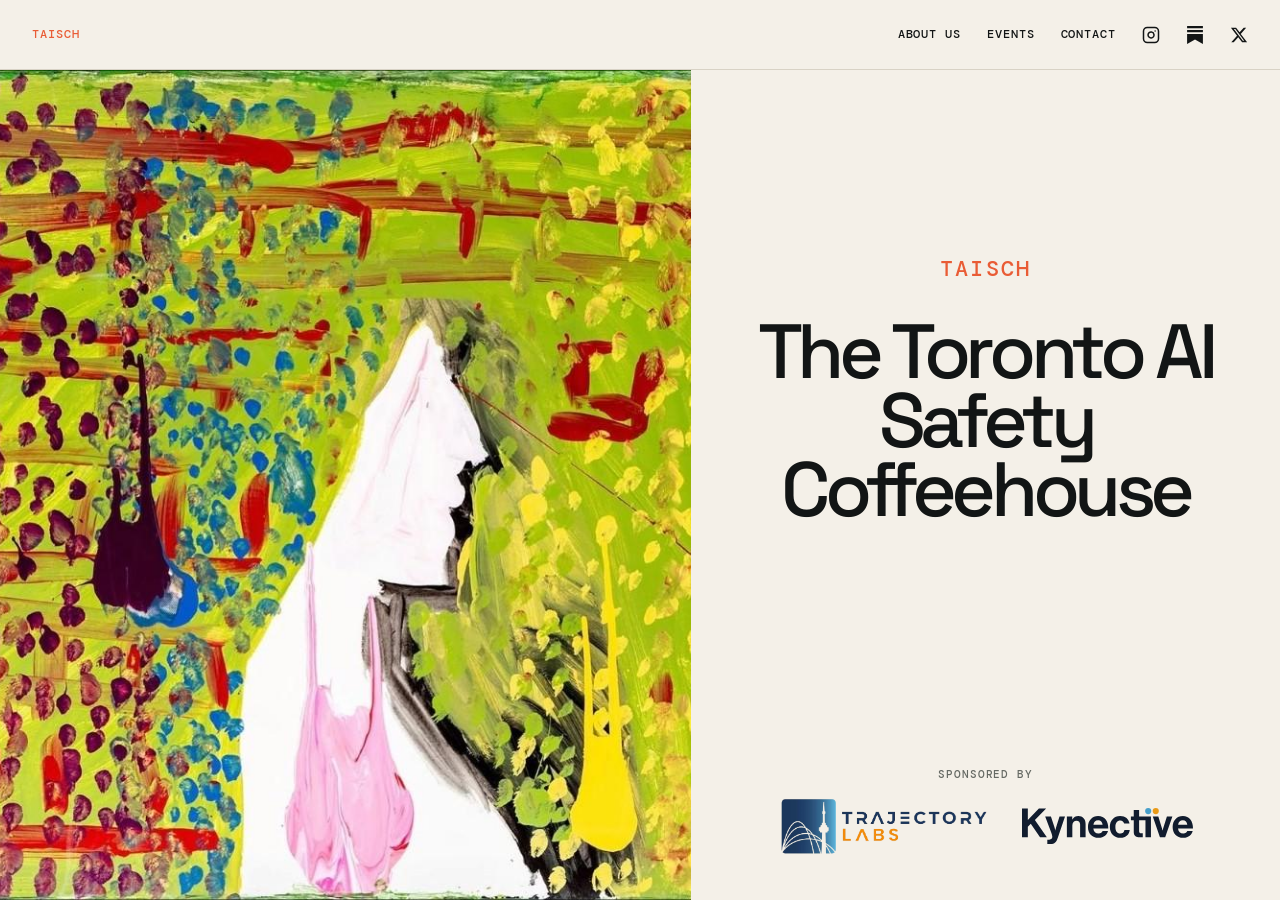
<file: index.html>
<!doctype html>
<html lang="en">
  <head>
    <meta charset="UTF-8" />
    <meta name="viewport" content="width=device-width, initial-scale=1.0" />
    <meta name="description" content="TAISCH — The Toronto AI Safety Coffeehouse." />
    <title>TAISCH — The Toronto AI Safety Coffeehouse</title>
    <link rel="preconnect" href="https://fonts.googleapis.com" />
    <link rel="preconnect" href="https://fonts.gstatic.com" crossorigin />
    <link href="https://fonts.googleapis.com/css2?family=DM+Mono:wght@400;500&family=Space+Grotesk:wght@400;500;600;700&display=swap" rel="stylesheet" />
    <link rel="icon" type="image/jpeg" href="images/taisch-aodhan.jpg" />
    <link rel="stylesheet" href="styles.css" />
  </head>
  <body>
    <header class="topbar">
      <a class="topbar-brand" href="index.html">TAISCH</a>
      <nav class="topbar-links">
        <a class="topbar-link" href="about.html">About Us</a>
        <a class="topbar-link" href="events.html">Events</a>
        <a class="topbar-link" href="contact.html">Contact</a>
        <a class="topbar-link topbar-icon" href="https://www.instagram.com/humans_of_taisch/" target="_blank" rel="noopener" aria-label="Instagram">
          <svg viewBox="0 0 24 24" width="18" height="18" fill="none" stroke="currentColor" stroke-width="2" stroke-linecap="round" stroke-linejoin="round"><rect x="2" y="2" width="20" height="20" rx="5" ry="5"></rect><path d="M16 11.37A4 4 0 1 1 12.63 8 4 4 0 0 1 16 11.37z"></path><line x1="17.5" y1="6.5" x2="17.5" y2="6.5"></line></svg>
        </a>
        <a class="topbar-link topbar-icon" href="https://substack.com/@taisch" target="_blank" rel="noopener" aria-label="Substack">
          <svg viewBox="0 0 24 24" width="18" height="18" fill="currentColor"><path d="M22.539 8.242H1.46V5.406h21.08v2.836zM1.46 10.812V24L12 18.11 22.54 24V10.812H1.46zM22.54 0H1.46v2.836h21.08V0z"/></svg>
        </a>
        <a class="topbar-link topbar-icon" href="https://x.com/_taisch" target="_blank" rel="noopener" aria-label="X">
          <svg viewBox="0 0 24 24" width="18" height="18" fill="currentColor"><path d="M18.244 2.25h3.308l-7.227 8.26 8.502 11.24H16.17l-5.214-6.817L4.99 21.75H1.68l7.73-8.835L1.254 2.25H8.08l4.713 6.231zm-1.161 17.52h1.833L7.084 4.126H5.117z"/></svg>
        </a>
      </nav>
    </header>
    <main class="construction-page">
      <div class="construction-art" role="img" aria-label="Abstract painting in vivid green, red, blue, and pink"></div>
      <div class="construction-content">
        <div class="hero-copy">
          <div class="construction-brand">TAISCH</div>
          <h1>The Toronto AI Safety Coffeehouse</h1>
        </div>
        <div class="sponsor-strip">
          <p class="eyebrow">Sponsored by</p>
          <div class="sponsor-logos">
            <a href="https://www.trajectorylabs.org/" target="_blank" rel="noopener">
              <img class="sponsor-logo-tl" src="images/TL_logo.png" alt="Trajectory Labs" />
            </a>
            <a href="https://kynectivemedia.com/" target="_blank" rel="noopener">
              <img class="sponsor-logo-kyn" src="images/Kynective-logo-website-blue.svg" alt="Kynective" />
            </a>
          </div>
        </div>
      </div>
    </main>
  </body>
</html>
</file>
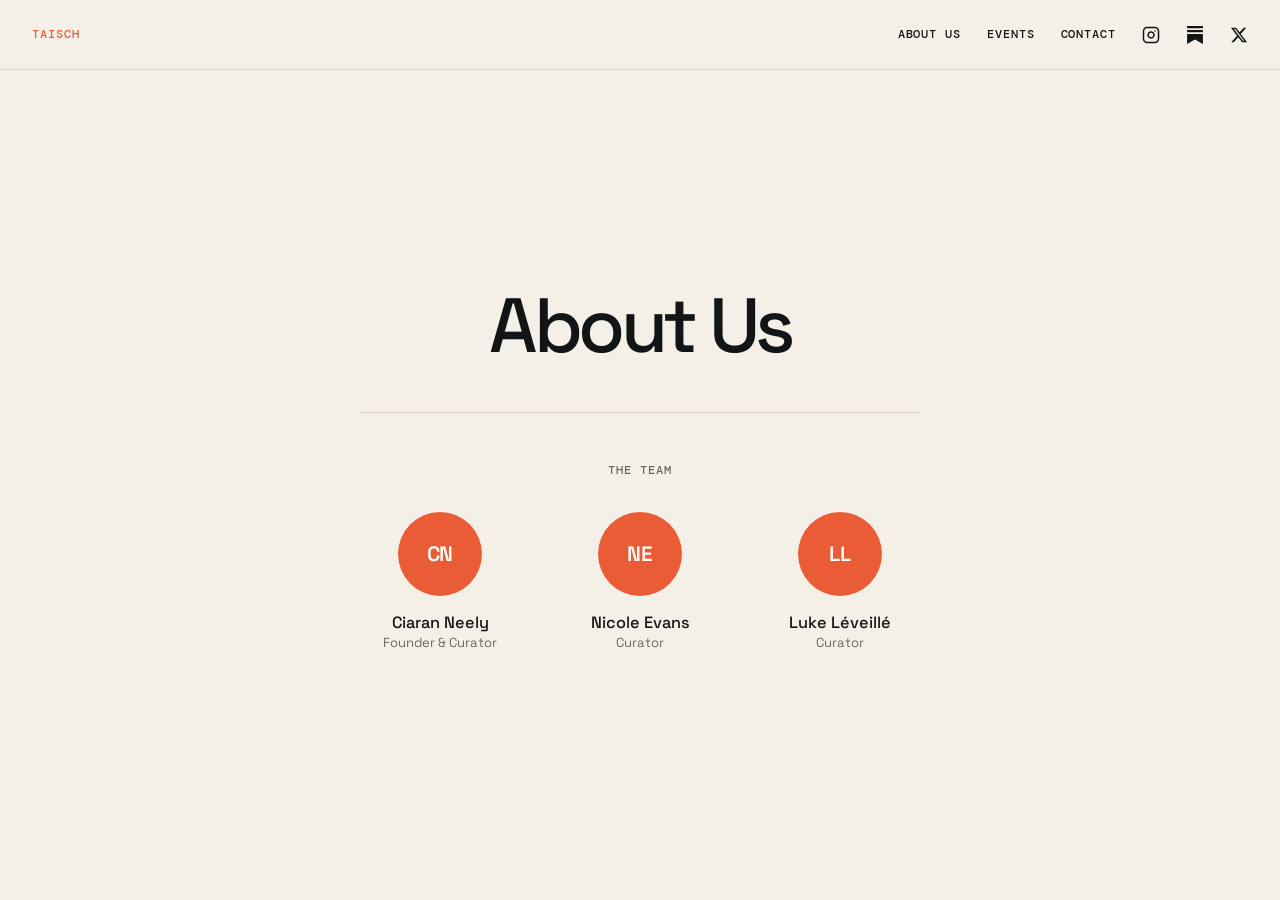
<file: about.html>
<!doctype html>
<html lang="en">
  <head>
    <meta charset="UTF-8" />
    <meta name="viewport" content="width=device-width, initial-scale=1.0" />
    <meta name="description" content="About TAISCH." />
    <title>TAISCH — About Us</title>
    <link rel="preconnect" href="https://fonts.googleapis.com" />
    <link rel="preconnect" href="https://fonts.gstatic.com" crossorigin />
    <link href="https://fonts.googleapis.com/css2?family=DM+Mono:wght@400;500&family=Space+Grotesk:wght@400;500;600;700&display=swap" rel="stylesheet" />
    <link rel="icon" type="image/jpeg" href="images/taisch-aodhan.jpg" />
    <link rel="stylesheet" href="styles.css" />
  </head>
  <body>
    <header class="topbar">
      <a class="topbar-brand" href="index.html">TAISCH</a>
      <nav class="topbar-links">
        <a class="topbar-link" href="about.html">About Us</a>
        <a class="topbar-link" href="events.html">Events</a>
        <a class="topbar-link" href="contact.html">Contact</a>
        <a class="topbar-link topbar-icon" href="https://www.instagram.com/humans_of_taisch/" target="_blank" rel="noopener" aria-label="Instagram">
          <svg viewBox="0 0 24 24" width="18" height="18" fill="none" stroke="currentColor" stroke-width="2" stroke-linecap="round" stroke-linejoin="round"><rect x="2" y="2" width="20" height="20" rx="5" ry="5"></rect><path d="M16 11.37A4 4 0 1 1 12.63 8 4 4 0 0 1 16 11.37z"></path><line x1="17.5" y1="6.5" x2="17.5" y2="6.5"></line></svg>
        </a>
        <a class="topbar-link topbar-icon" href="https://substack.com/@taisch" target="_blank" rel="noopener" aria-label="Substack">
          <svg viewBox="0 0 24 24" width="18" height="18" fill="currentColor"><path d="M22.539 8.242H1.46V5.406h21.08v2.836zM1.46 10.812V24L12 18.11 22.54 24V10.812H1.46zM22.54 0H1.46v2.836h21.08V0z"/></svg>
        </a>
        <a class="topbar-link topbar-icon" href="https://x.com/_taisch" target="_blank" rel="noopener" aria-label="X">
          <svg viewBox="0 0 24 24" width="18" height="18" fill="currentColor"><path d="M18.244 2.25h3.308l-7.227 8.26 8.502 11.24H16.17l-5.214-6.817L4.99 21.75H1.68l7.73-8.835L1.254 2.25H8.08l4.713 6.231zm-1.161 17.52h1.833L7.084 4.126H5.117z"/></svg>
        </a>
      </nav>
    </header>
    <main class="contact-page">
      <div class="contact-page-inner">
        <h1>About Us</h1>
        <div class="team-section">
          <p class="eyebrow">The Team</p>
          <div class="team-grid">
            <div class="profile-card">
              <div class="profile-avatar">CN</div>
              <div class="profile-text">
                <p class="profile-name">Ciaran Neely</p>
                <p class="profile-title">Founder & Curator</p>
              </div>
            </div>
            <div class="profile-card">
              <div class="profile-avatar">NE</div>
              <div class="profile-text">
                <p class="profile-name">Nicole Evans</p>
                <p class="profile-title">Curator</p>
              </div>
            </div>
            <div class="profile-card">
              <div class="profile-avatar">LL</div>
              <div class="profile-text">
                <p class="profile-name">Luke Léveillé</p>
                <p class="profile-title">Curator</p>
              </div>
            </div>
          </div>
        </div>
      </div>
    </main>
  </body>
</html>
</file>
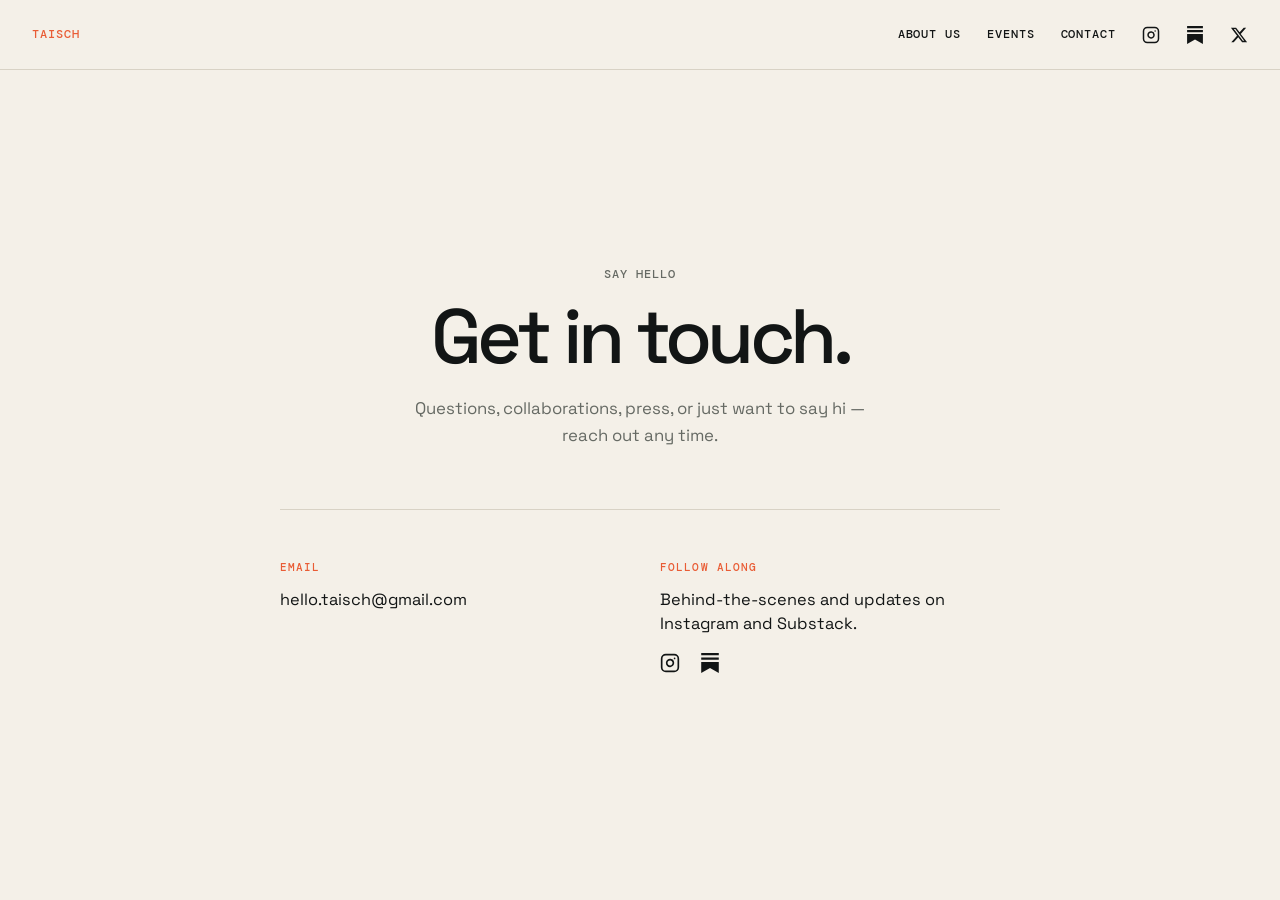
<file: contact.html>
<!doctype html>
<html lang="en">
  <head>
    <meta charset="UTF-8" />
    <meta name="viewport" content="width=device-width, initial-scale=1.0" />
    <meta name="description" content="Contact TAISCH." />
    <title>TAISCH — Contact</title>
    <link rel="preconnect" href="https://fonts.googleapis.com" />
    <link rel="preconnect" href="https://fonts.gstatic.com" crossorigin />
    <link href="https://fonts.googleapis.com/css2?family=DM+Mono:wght@400;500&family=Space+Grotesk:wght@400;500;600;700&display=swap" rel="stylesheet" />
    <link rel="icon" type="image/jpeg" href="images/taisch-aodhan.jpg" />
    <link rel="stylesheet" href="styles.css" />
  </head>
  <body>
    <header class="topbar">
      <a class="topbar-brand" href="index.html">TAISCH</a>
      <nav class="topbar-links">
        <a class="topbar-link" href="about.html">About Us</a>
        <a class="topbar-link" href="events.html">Events</a>
        <a class="topbar-link" href="contact.html">Contact</a>
        <a class="topbar-link topbar-icon" href="https://www.instagram.com/humans_of_taisch/" target="_blank" rel="noopener" aria-label="Instagram">
          <svg viewBox="0 0 24 24" width="18" height="18" fill="none" stroke="currentColor" stroke-width="2" stroke-linecap="round" stroke-linejoin="round"><rect x="2" y="2" width="20" height="20" rx="5" ry="5"></rect><path d="M16 11.37A4 4 0 1 1 12.63 8 4 4 0 0 1 16 11.37z"></path><line x1="17.5" y1="6.5" x2="17.5" y2="6.5"></line></svg>
        </a>
        <a class="topbar-link topbar-icon" href="https://substack.com/@taisch" target="_blank" rel="noopener" aria-label="Substack">
          <svg viewBox="0 0 24 24" width="18" height="18" fill="currentColor"><path d="M22.539 8.242H1.46V5.406h21.08v2.836zM1.46 10.812V24L12 18.11 22.54 24V10.812H1.46zM22.54 0H1.46v2.836h21.08V0z"/></svg>
        </a>
        <a class="topbar-link topbar-icon" href="https://x.com/_taisch" target="_blank" rel="noopener" aria-label="X">
          <svg viewBox="0 0 24 24" width="18" height="18" fill="currentColor"><path d="M18.244 2.25h3.308l-7.227 8.26 8.502 11.24H16.17l-5.214-6.817L4.99 21.75H1.68l7.73-8.835L1.254 2.25H8.08l4.713 6.231zm-1.161 17.52h1.833L7.084 4.126H5.117z"/></svg>
        </a>
      </nav>
    </header>
    <main class="contact-page">
      <div class="contact-page-inner">
        <p class="eyebrow">Say hello</p>
        <h1>Get in touch.</h1>
        <p class="contact-lede">Questions, collaborations, press, or just want to say hi — reach out any time.</p>
        <div class="contact-grid">
          <div class="contact-block">
            <h2>Email</h2>
            <a href="mailto:hello.taisch@gmail.com">hello.taisch@gmail.com</a>
          </div>
          <div class="contact-block">
            <h2>Follow along</h2>
            <p>Behind-the-scenes and updates on Instagram and Substack.</p>
            <div class="contact-socials">
              <a class="topbar-link topbar-icon" href="https://www.instagram.com/humans_of_taisch/" target="_blank" rel="noopener" aria-label="Instagram">
                <svg viewBox="0 0 24 24" width="20" height="20" fill="none" stroke="currentColor" stroke-width="2" stroke-linecap="round" stroke-linejoin="round"><rect x="2" y="2" width="20" height="20" rx="5" ry="5"></rect><path d="M16 11.37A4 4 0 1 1 12.63 8 4 4 0 0 1 16 11.37z"></path><line x1="17.5" y1="6.5" x2="17.5" y2="6.5"></line></svg>
              </a>
              <a class="topbar-link topbar-icon" href="https://substack.com/@taisch" target="_blank" rel="noopener" aria-label="Substack">
                <svg viewBox="0 0 24 24" width="20" height="20" fill="currentColor"><path d="M22.539 8.242H1.46V5.406h21.08v2.836zM1.46 10.812V24L12 18.11 22.54 24V10.812H1.46zM22.54 0H1.46v2.836h21.08V0z"/></svg>
              </a>
            </div>
          </div>
        </div>
      </div>
    </main>
  </body>
</html>
</file>
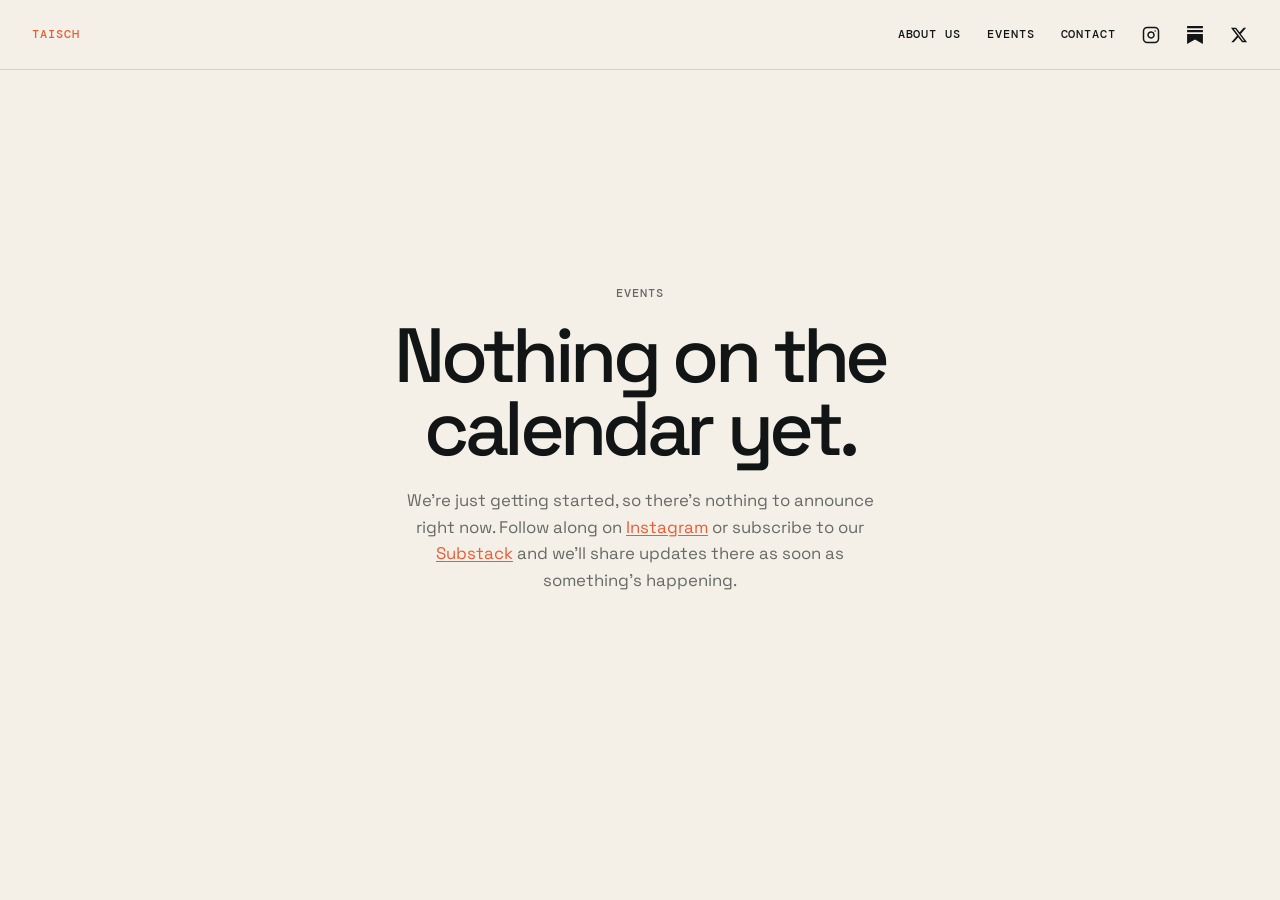
<file: events.html>
<!doctype html>
<html lang="en">
  <head>
    <meta charset="UTF-8" />
    <meta name="viewport" content="width=device-width, initial-scale=1.0" />
    <meta name="description" content="TAISCH events." />
    <title>TAISCH — Events</title>
    <link rel="preconnect" href="https://fonts.googleapis.com" />
    <link rel="preconnect" href="https://fonts.gstatic.com" crossorigin />
    <link href="https://fonts.googleapis.com/css2?family=DM+Mono:wght@400;500&family=Space+Grotesk:wght@400;500;600;700&display=swap" rel="stylesheet" />
    <link rel="icon" type="image/jpeg" href="images/taisch-aodhan.jpg" />
    <link rel="stylesheet" href="styles.css" />
  </head>
  <body>
    <header class="topbar">
      <a class="topbar-brand" href="index.html">TAISCH</a>
      <nav class="topbar-links">
        <a class="topbar-link" href="about.html">About Us</a>
        <a class="topbar-link" href="events.html">Events</a>
        <a class="topbar-link" href="contact.html">Contact</a>
        <a class="topbar-link topbar-icon" href="https://www.instagram.com/humans_of_taisch/" target="_blank" rel="noopener" aria-label="Instagram">
          <svg viewBox="0 0 24 24" width="18" height="18" fill="none" stroke="currentColor" stroke-width="2" stroke-linecap="round" stroke-linejoin="round"><rect x="2" y="2" width="20" height="20" rx="5" ry="5"></rect><path d="M16 11.37A4 4 0 1 1 12.63 8 4 4 0 0 1 16 11.37z"></path><line x1="17.5" y1="6.5" x2="17.5" y2="6.5"></line></svg>
        </a>
        <a class="topbar-link topbar-icon" href="https://substack.com/@taisch" target="_blank" rel="noopener" aria-label="Substack">
          <svg viewBox="0 0 24 24" width="18" height="18" fill="currentColor"><path d="M22.539 8.242H1.46V5.406h21.08v2.836zM1.46 10.812V24L12 18.11 22.54 24V10.812H1.46zM22.54 0H1.46v2.836h21.08V0z"/></svg>
        </a>
        <a class="topbar-link topbar-icon" href="https://x.com/_taisch" target="_blank" rel="noopener" aria-label="X">
          <svg viewBox="0 0 24 24" width="18" height="18" fill="currentColor"><path d="M18.244 2.25h3.308l-7.227 8.26 8.502 11.24H16.17l-5.214-6.817L4.99 21.75H1.68l7.73-8.835L1.254 2.25H8.08l4.713 6.231zm-1.161 17.52h1.833L7.084 4.126H5.117z"/></svg>
        </a>
      </nav>
    </header>
    <main class="contact-page">
      <div class="contact-page-inner">
        <p class="eyebrow">Events</p>
        <h1>Nothing on the calendar yet.</h1>
        <p class="contact-lede">
          We're just getting started, so there's nothing to announce right now. Follow along on
          <a href="https://www.instagram.com/humans_of_taisch/" target="_blank" rel="noopener">Instagram</a>
          or subscribe to our
          <a href="https://substack.com/@taisch" target="_blank" rel="noopener">Substack</a>
          and we'll share updates there as soon as something's happening.
        </p>
      </div>
    </main>
  </body>
</html>
</file>
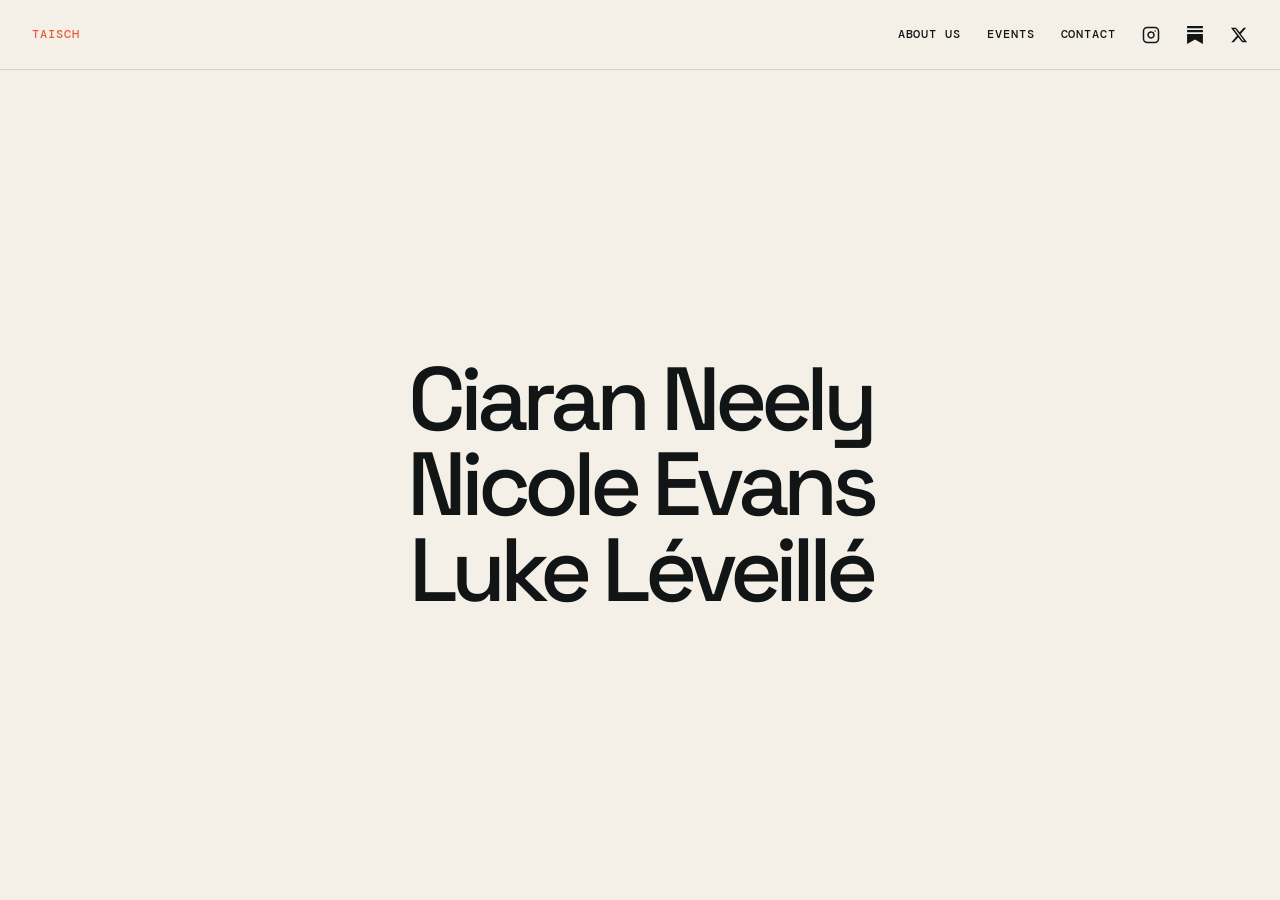
<file: team.html>
<!doctype html>
<html lang="en">
  <head>
    <meta charset="UTF-8" />
    <meta name="viewport" content="width=device-width, initial-scale=1.0" />
    <meta name="description" content="TAISCH team." />
    <title>TAISCH — Team</title>
    <link rel="preconnect" href="https://fonts.googleapis.com" />
    <link rel="preconnect" href="https://fonts.gstatic.com" crossorigin />
    <link href="https://fonts.googleapis.com/css2?family=DM+Mono:wght@400;500&family=Space+Grotesk:wght@400;500;600;700&display=swap" rel="stylesheet" />
    <link rel="icon" type="image/jpeg" href="images/taisch-aodhan.jpg" />
    <link rel="stylesheet" href="styles.css" />
  </head>
  <body>
    <header class="topbar">
      <a class="topbar-brand" href="index.html">TAISCH</a>
      <nav class="topbar-links">
        <a class="topbar-link" href="about.html">About Us</a>
        <a class="topbar-link" href="events.html">Events</a>
        <a class="topbar-link" href="contact.html">Contact</a>
        <a class="topbar-link topbar-icon" href="https://www.instagram.com/humans_of_taisch/" target="_blank" rel="noopener" aria-label="Instagram">
          <svg viewBox="0 0 24 24" width="18" height="18" fill="none" stroke="currentColor" stroke-width="2" stroke-linecap="round" stroke-linejoin="round"><rect x="2" y="2" width="20" height="20" rx="5" ry="5"></rect><path d="M16 11.37A4 4 0 1 1 12.63 8 4 4 0 0 1 16 11.37z"></path><line x1="17.5" y1="6.5" x2="17.5" y2="6.5"></line></svg>
        </a>
        <a class="topbar-link topbar-icon" href="https://substack.com/@taisch" target="_blank" rel="noopener" aria-label="Substack">
          <svg viewBox="0 0 24 24" width="18" height="18" fill="currentColor"><path d="M22.539 8.242H1.46V5.406h21.08v2.836zM1.46 10.812V24L12 18.11 22.54 24V10.812H1.46zM22.54 0H1.46v2.836h21.08V0z"/></svg>
        </a>
        <a class="topbar-link topbar-icon" href="https://x.com/_taisch" target="_blank" rel="noopener" aria-label="X">
          <svg viewBox="0 0 24 24" width="18" height="18" fill="currentColor"><path d="M18.244 2.25h3.308l-7.227 8.26 8.502 11.24H16.17l-5.214-6.817L4.99 21.75H1.68l7.73-8.835L1.254 2.25H8.08l4.713 6.231zm-1.161 17.52h1.833L7.084 4.126H5.117z"/></svg>
        </a>
      </nav>
    </header>
    <main class="team-page">
      <h1>Ciaran Neely</h1>
      <h1>Nicole Evans</h1>
      <h1>Luke Léveillé</h1>
    </main>
  </body>
</html>
</file>
<file: styles.css>
:root {
  --paper: #f4f0e8;
  --ink: #121515;
  --muted: #666a64;
  --line: #d8d2c5;
  --orange: #e95c35;
  --cobalt: #2549d8;
  --acid: #d5ed56;
  --white: #fffdf8;
  --display: "Space Grotesk", sans-serif;
  --mono: "DM Mono", monospace;
}

* { box-sizing: border-box; }
html { scroll-behavior: smooth; }
body { margin: 0; background: var(--paper); color: var(--ink); font-family: var(--display); }
a { color: inherit; text-decoration: none; }

.section-wrap { width: min(1180px, calc(100% - 64px)); margin: 0 auto; }
.site-header { align-items: center; border-bottom: 1px solid var(--line); display: flex; height: 82px; justify-content: space-between; margin: 0 auto; padding: 0 32px; }
.wordmark { font-size: 1.25rem; font-weight: 700; letter-spacing: .04em; }
.wordmark-mark { color: var(--orange); display: inline-block; font-size: 1.5rem; margin-left: 5px; transform: translateY(-2px); }
.site-nav { display: flex; gap: 30px; font-family: var(--mono); font-size: .72rem; text-transform: uppercase; }
.site-nav a, .text-link, .work-card a { transition: color .2s ease; }
.site-nav a:hover, .text-link:hover, .work-card a:hover { color: var(--orange); }
.menu-toggle { background: none; border: 0; color: var(--ink); display: none; font: inherit; }

.hero { display: grid; gap: clamp(40px, 8vw, 120px); grid-template-columns: minmax(0, 1fr) minmax(280px, .72fr); min-height: 660px; padding-bottom: 100px; padding-top: 105px; }
.eyebrow { color: var(--muted); font: 500 .69rem var(--mono); letter-spacing: .08em; margin: 0 0 30px; text-transform: uppercase; }
.hero h1 { font-size: clamp(4rem, 8.3vw, 7.6rem); font-weight: 500; letter-spacing: -.07em; line-height: .88; margin: 0; max-width: 780px; overflow-wrap: break-word; }
.hero h1 em { color: var(--orange); font-style: normal; }
.hero-intro { color: #3e423e; font-size: 1.1rem; line-height: 1.5; margin: 38px 0 36px; max-width: 445px; }
.button { align-items: center; display: inline-flex; font: 500 .72rem var(--mono); gap: 25px; justify-content: space-between; letter-spacing: .03em; padding: 16px 18px; text-transform: uppercase; transition: background .2s ease, transform .2s ease; }
.button:hover { transform: translateY(-3px); }
.button-primary { background: var(--ink); color: var(--white); min-width: 200px; }
.button-primary:hover { background: var(--orange); }
.hero-visual { background: linear-gradient(180deg, rgba(18,21,21,.04), rgba(18,21,21,.72)), url("https://images.unsplash.com/photo-1518770660439-4636190af475?auto=format&fit=crop&w=1000&q=85") center/cover; min-height: 520px; position: relative; }
.visual-label, .visual-caption { color: var(--white); font: .68rem var(--mono); letter-spacing: .06em; position: absolute; text-transform: uppercase; }
.visual-label { left: 22px; top: 22px; }
.visual-caption { bottom: 24px; font-size: .78rem; left: 22px; line-height: 1.45; }

.signal-bar { background: var(--acid); overflow: hidden; }
.signal-inner { align-items: center; display: flex; font: .68rem var(--mono); gap: 20px; justify-content: space-between; letter-spacing: .06em; min-height: 55px; text-transform: uppercase; white-space: nowrap; }
.signal-dot { color: var(--orange); font-size: .8rem; }

.work { padding-bottom: 140px; padding-top: 145px; }
.section-heading { display: grid; gap: 30px; grid-template-columns: .7fr 1.2fr .8fr; margin-bottom: 67px; }
.section-heading .eyebrow { margin: 0; }
h2 { font-size: clamp(2.4rem, 4.8vw, 4.8rem); font-weight: 500; letter-spacing: -.065em; line-height: .95; margin: 0; }
.section-heading h2 { max-width: 540px; }
.section-heading > p:last-child, .approach-copy > p { color: var(--muted); font-size: .95rem; line-height: 1.55; margin: 8px 0 0; max-width: 260px; }
.work-grid { display: grid; gap: 14px; grid-template-columns: repeat(3, 1fr); }
.work-card { min-height: 350px; padding: 25px 25px 23px; position: relative; }
.work-card-orange { background: var(--orange); }
.work-card-blue { background: var(--cobalt); color: var(--white); }
.work-card-ink { background: var(--ink); color: var(--white); }
.card-number { font: .7rem var(--mono); }
.work-card h3 { font-size: 2.1rem; font-weight: 500; letter-spacing: -.06em; line-height: .95; margin: 86px 0 18px; }
.work-card p { font-size: .83rem; line-height: 1.45; max-width: 220px; }
.work-card a { bottom: 25px; font: .68rem var(--mono); left: 25px; position: absolute; text-transform: uppercase; }
.work-card a span { font-size: 1rem; margin-left: 14px; }

.approach { align-items: center; border-top: 1px solid var(--line); display: grid; gap: 20%; grid-template-columns: .6fr 1fr; padding-bottom: 160px; padding-top: 95px; }
.approach-mark { color: var(--orange); font-size: clamp(2.3rem, 5vw, 5rem); font-weight: 600; letter-spacing: -.1em; line-height: .73; }
.approach-copy { max-width: 670px; }
.approach-copy h2 { max-width: 650px; }
.approach-copy > p { font-size: 1.05rem; margin-top: 35px; max-width: 455px; }
.text-link { display: inline-block; font: 500 .7rem var(--mono); margin-top: 38px; text-transform: uppercase; }
.text-link span { color: var(--orange); font-size: 1.1rem; margin-left: 18px; }

.contact { background: var(--cobalt); color: var(--white); max-width: none; padding: 90px max(32px, calc((100% - 1180px) / 2)); }
.contact .eyebrow { color: #bec8ff; }
.contact-row { align-items: end; display: flex; gap: 50px; justify-content: space-between; }
.contact h2 { max-width: 670px; }
.button-light { background: var(--acid); color: var(--ink); min-width: 225px; }
.button-light:hover { background: var(--white); }
.site-footer { align-items: center; color: var(--muted); display: flex; font: .64rem var(--mono); justify-content: space-between; min-height: 95px; text-transform: uppercase; }
.site-footer a { color: var(--ink); }

@media (max-width: 720px) {
  .section-wrap { width: min(100% - 40px, 560px); }
  .site-header { height: 70px; padding: 0 20px; }
  .menu-toggle { display: block; font: .7rem var(--mono); text-transform: uppercase; }
  .site-nav { background: var(--paper); border-bottom: 1px solid var(--line); display: none; flex-direction: column; gap: 22px; left: 0; padding: 24px 20px 28px; position: absolute; right: 0; top: 70px; z-index: 2; }
  .site-nav.is-open { display: flex; }
  .hero { display: block; min-height: auto; padding-bottom: 65px; padding-top: 75px; }
  .hero h1 { font-size: clamp(3.8rem, 17vw, 6rem); }
  .hero-intro { font-size: 1rem; margin-top: 30px; }
  .hero-visual { margin-top: 65px; min-height: 380px; }
  .signal-inner { gap: 15px; justify-content: flex-start; overflow: hidden; width: calc(100% - 40px); }
  .signal-inner span:nth-of-type(2), .signal-inner span:nth-of-type(3) { display: none; }
  .work { padding-bottom: 90px; padding-top: 90px; }
  .section-heading { display: block; margin-bottom: 42px; }
  .section-heading h2 { margin-bottom: 28px; }
  .section-heading > p:last-child { max-width: 390px; }
  .work-grid { grid-template-columns: 1fr; }
  .work-card { min-height: 300px; }
  .work-card h3 { margin-top: 65px; }
  .approach { gap: 55px; grid-template-columns: 1fr; padding-bottom: 100px; padding-top: 65px; }
  .approach-mark { font-size: 3rem; }
  .contact { padding: 70px 20px; }
  .contact-row { align-items: start; display: block; }
  .contact h2 { margin-bottom: 38px; }
  .site-footer { align-items: start; flex-direction: column; gap: 14px; justify-content: center; min-height: 145px; }
}

.construction-page { display: grid; grid-template-columns: minmax(0, 1.08fr) minmax(360px, .92fr); height: calc(100vh - 70px); }
.construction-art { background: url("images/taisch-aodhan.jpg") center/cover no-repeat; height: 100%; }
.construction-content { align-items: center; background: var(--paper); display: flex; flex-direction: column; justify-content: center; padding: 40px; position: relative; text-align: center; }
.hero-copy { transform: translateY(-96px); }
.sponsor-strip { bottom: 40px; left: 0; position: absolute; right: 0; text-align: center; }
.sponsor-strip .eyebrow { margin: 0 0 16px; }
.sponsor-logos { align-items: center; display: flex; gap: 32px; justify-content: center; }
.sponsor-logos img { height: 36px; width: auto; }
.sponsor-logos img.sponsor-logo-tl { height: 58px; }
.construction-brand { color: var(--orange); font: 500 clamp(1rem, 2vw, 1.4rem) var(--mono); letter-spacing: .1em; margin-bottom: 34px; text-transform: uppercase; }
.construction-page h1 { font-size: clamp(3rem, 6vw, 6.5rem); font-weight: 500; letter-spacing: -.07em; line-height: .9; margin: 0; max-width: 600px; }

@media (max-width: 720px) {
  .construction-page { display: flex; flex-direction: column; height: calc(100vh - 60px); }
  .construction-art { flex: 0 0 54%; height: auto; }
  .construction-content { flex: 1; min-height: 0; padding: 30px 20px 80px; }
  .construction-page h1 { font-size: clamp(3rem, 13vw, 5rem); }
  .hero-copy { transform: translateY(-40px); }
  .sponsor-strip { bottom: 24px; }
  .sponsor-logos { gap: 22px; }
  .sponsor-logos img { height: 28px; }
  .sponsor-logos img.sponsor-logo-tl { height: 44px; }
}

.team-page { align-items: center; display: flex; flex-direction: column; justify-content: center; min-height: calc(100vh - 70px); padding: 40px 20px; }
.team-page h1 { font-size: clamp(2.5rem, 7vw, 7rem); font-weight: 500; letter-spacing: -.07em; line-height: .95; margin: 0; text-align: center; }

.contact-page { align-items: center; display: flex; justify-content: center; min-height: calc(100vh - 70px); padding: 60px 20px 90px; text-align: center; }
.contact-page-inner { max-width: 720px; }
.contact-page .eyebrow { color: var(--muted); font: 500 .72rem var(--mono); letter-spacing: .08em; margin: 0 0 18px; text-transform: uppercase; }
.contact-page h1 { font-size: clamp(2.8rem, 6vw, 5.2rem); font-weight: 500; letter-spacing: -.06em; line-height: .95; margin: 0 0 22px; }
.contact-lede { color: var(--muted); font-size: 1.05rem; line-height: 1.6; margin: 0 auto 60px; max-width: 480px; }
.contact-lede a { color: var(--orange); text-decoration: underline; text-underline-offset: 2px; }
.contact-lede a:hover { color: var(--ink); }
.contact-grid { border-top: 1px solid var(--line); display: grid; gap: 40px; grid-template-columns: repeat(2, 1fr); padding-top: 50px; text-align: left; }
.contact-block h2 { color: var(--orange); font: 500 .7rem var(--mono); letter-spacing: .1em; margin: 0 0 14px; text-transform: uppercase; }
.contact-block p, .contact-block a { font-size: 1.02rem; line-height: 1.5; margin: 0; }
.contact-block a { display: inline-block; }
.contact-socials { display: flex; gap: 20px; margin-top: 16px; }

@media (max-width: 720px) {
  .contact-grid { grid-template-columns: 1fr; text-align: center; }
  .contact-socials { justify-content: center; }
}

.team-section { border-top: 1px solid var(--line); margin-top: 50px; padding-top: 50px; }
.team-section .eyebrow { color: var(--muted); font: 500 .72rem var(--mono); letter-spacing: .08em; margin: 0 0 34px; text-transform: uppercase; }
.team-grid { display: grid; gap: 40px; grid-template-columns: repeat(3, minmax(0, 160px)); justify-content: center; }
.profile-card { align-items: center; display: flex; flex-direction: column; gap: 16px; }
.profile-avatar { align-items: center; background: var(--orange); border-radius: 50%; color: var(--white); display: flex; font: 600 1.3rem var(--display); height: 84px; justify-content: center; letter-spacing: -.02em; width: 84px; }
.profile-text { display: flex; flex-direction: column; gap: 1px; }
.profile-name { font-size: 1.02rem; font-weight: 500; margin: 0; }
.profile-title { color: var(--muted); font-size: .82rem; margin: 0; }

@media (max-width: 720px) {
  .team-grid { grid-template-columns: repeat(3, minmax(0, 100px)); gap: 16px; }
  .profile-avatar { height: 72px; width: 72px; font-size: 1.1rem; }
}

body:has(.topbar) { padding-top: 70px; }
.topbar { align-items: center; background: var(--paper); border-bottom: 1px solid var(--line); box-sizing: border-box; display: flex; height: 70px; justify-content: space-between; left: 0; padding: 0 32px; position: fixed; right: 0; top: 0; z-index: 10; }
.topbar-links { align-items: center; display: flex; gap: 26px; }
.topbar-brand, .topbar-link { font: 500 .72rem var(--mono); letter-spacing: .08em; text-transform: uppercase; }
.topbar-brand { color: var(--orange); }
.topbar-link { color: var(--ink); }
.topbar-brand:hover, .topbar-link:hover { color: var(--orange); }
.topbar-icon { display: inline-flex; }
.topbar-icon svg { display: block; }

@media (max-width: 720px) {
  body:has(.topbar) { padding-top: 60px; }
  .topbar { height: 60px; padding: 0 20px; }
  .topbar-links { gap: 14px; }
}
</file>
